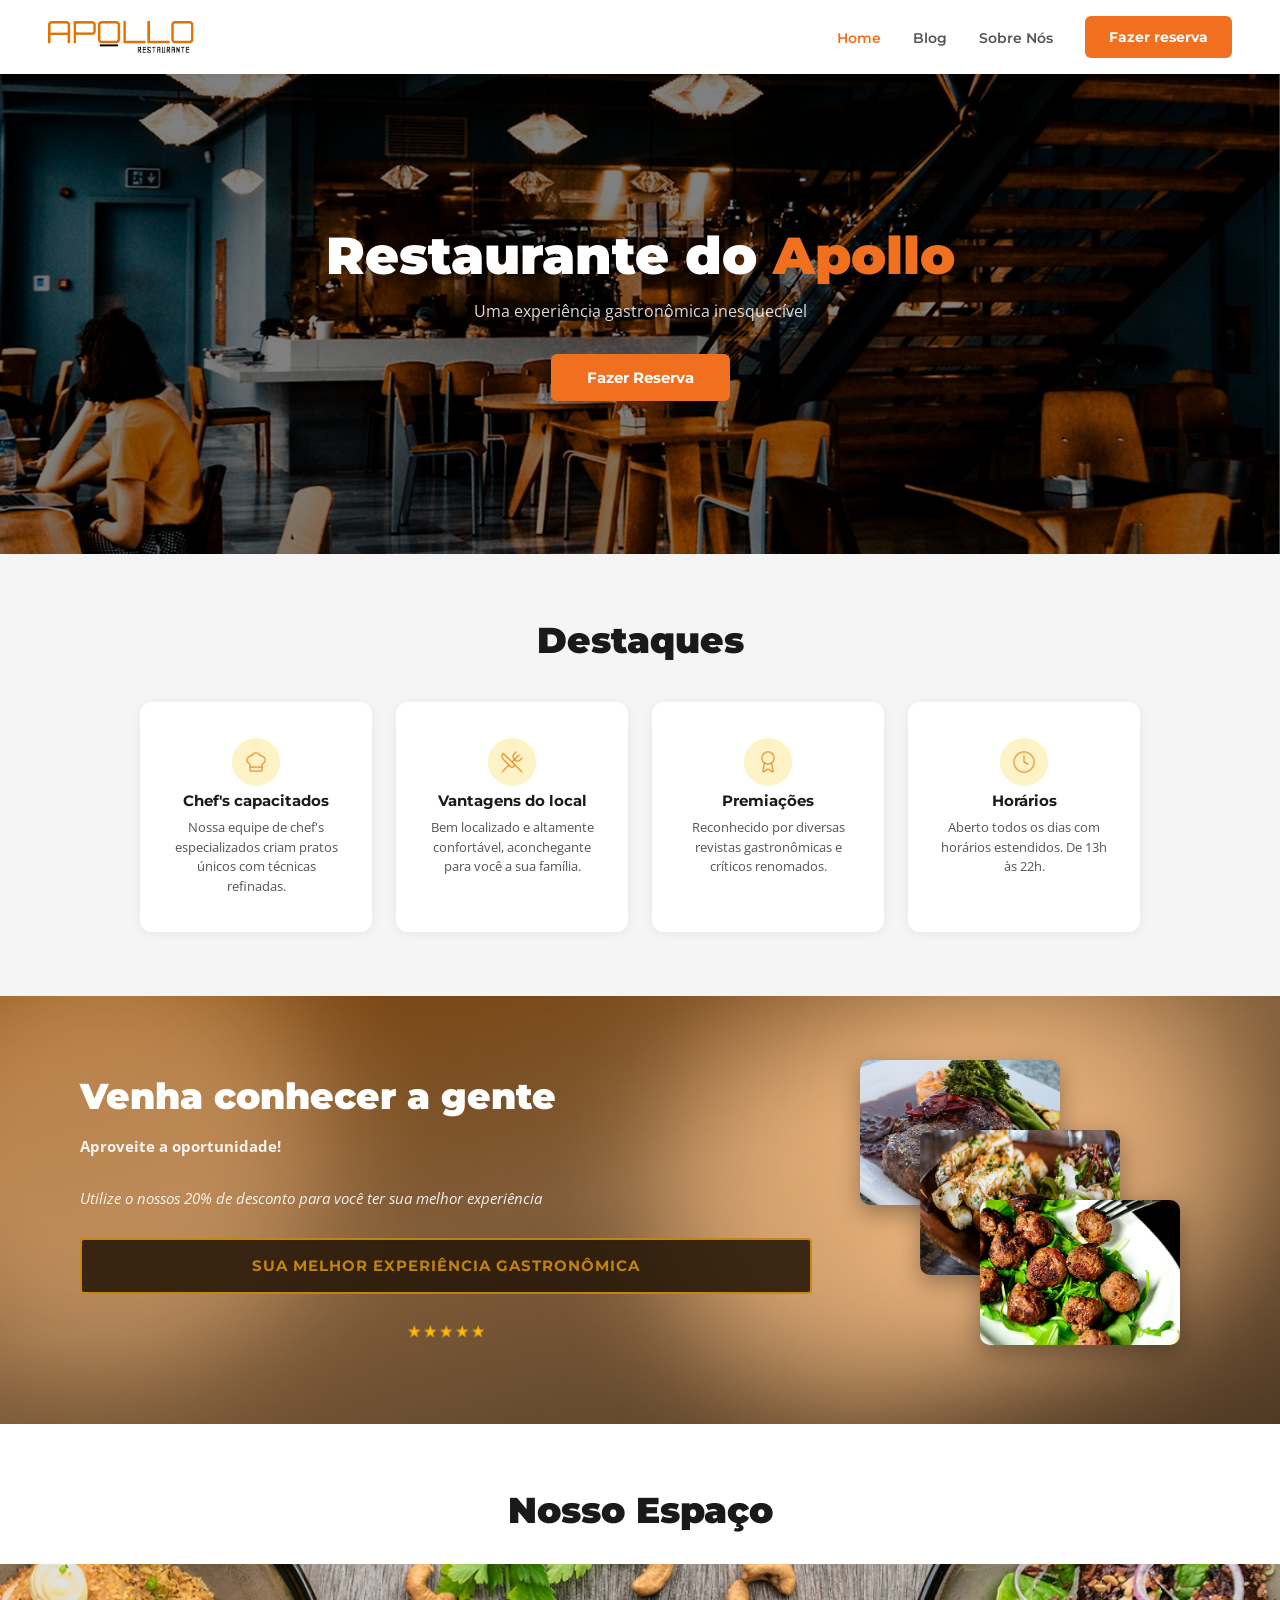
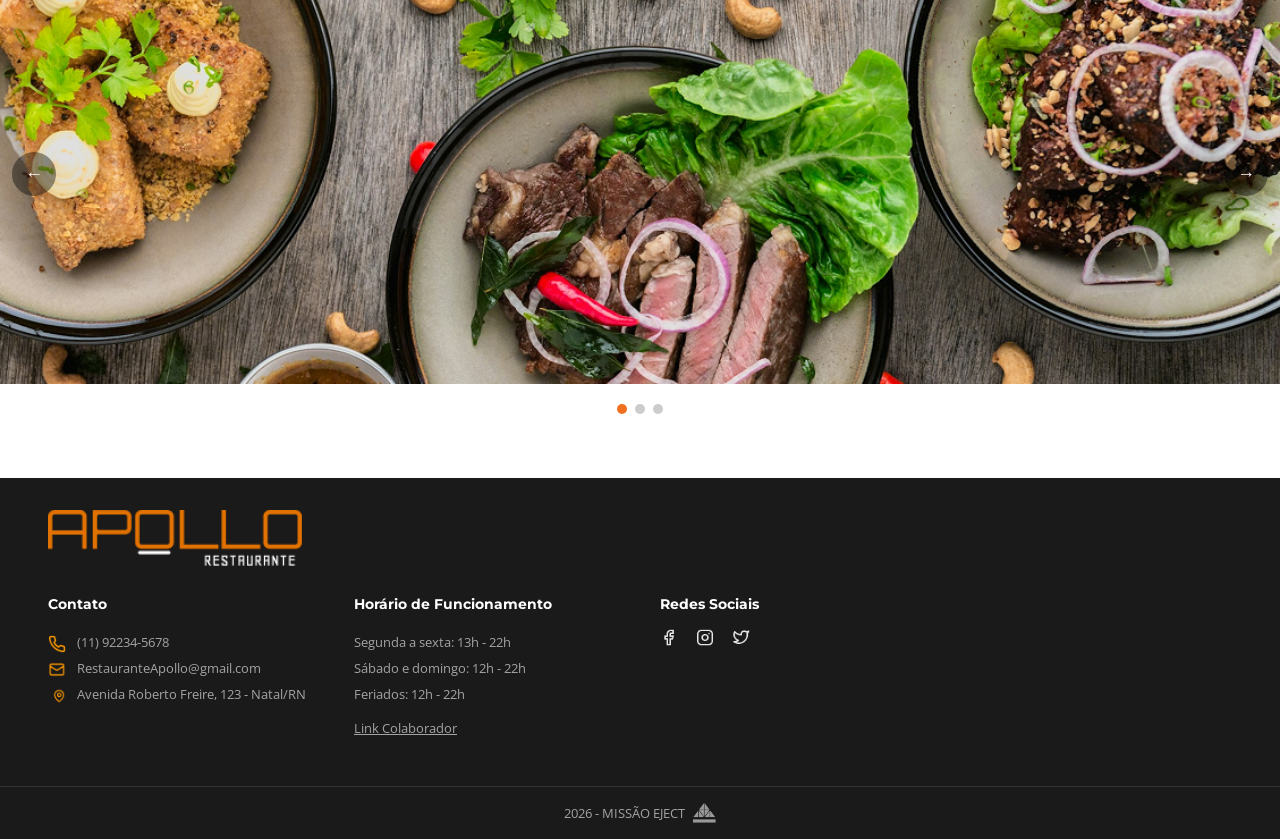
<file: index.html>
<!DOCTYPE html>
<html lang="pt-BR">
<head>
  <meta charset="UTF-8" />
  <meta name="viewport" content="width=device-width, initial-scale=1.0"/>
  <title>Apollo Restaurante</title>
  <link href="https://fonts.googleapis.com/css2?family=Montserrat:wght@400;600;700;900&family=Open+Sans:wght@400;600&display=swap" rel="stylesheet"/>
  <link rel="stylesheet" href="assets/css/style_geral.css"/>
  <link rel="stylesheet" href="assets/css/style_modal.css">
  <link rel="stylesheet" href="https://cdn.jsdelivr.net/npm/bootstrap-icons@1.11.3/font/bootstrap-icons.min.css">
</head>
<body>

  <!-- NAVBAR -->
  <nav>
    <img src="assets/imgs/homepage/logo/apolloPreta.png" alt="Apollo Restaurante" class="nav-logo"/>
    <ul class="nav-links">
        <li><a href="index.html" class="active">Home</a></li>
        <li><a href="blog/blog.html">Blog</a></li>
        <li><a href="sobreNós/sobre.html">Sobre Nós</a></li>
        <li><button class="btn-reserva-nav btn-abrir-reserva">Fazer reserva</button></li>
    </ul>

    <button class="menu-mobile">
      <i class="bi bi-list"></i>
    </button>   

  </nav>

  <!-- HERO -->
  <section class="hero">
    <div class="hero-bg"></div>
    <div class="hero-content">
      <h1>Restaurante do <span>Apollo</span></h1>
      <p>Uma experiência gastronômica inesquecível</p>
      <button class="btn-reserva-hero btn-abrir-reserva">Fazer Reserva</button>
    </div>
  </section>

  <!-- DESTAQUES -->
  <section class="destaques">
    <h2>Destaques</h2>
    <div class="cards">
      <div class="card">
        <div class="card-icon"><img src="assets/imgs/homepage/destaques/chapeu.png" alt="Chef"/></div>
        <h3>Chef's capacitados</h3>
        <p>Nossa equipe de chef's especializados criam pratos únicos com técnicas refinadas.</p>
      </div>
      <div class="card">
        <div class="card-icon"><img src="assets/imgs/homepage/destaques/garfo.png" alt="Vantagens"/></div>
        <h3>Vantagens do local</h3>
        <p>Bem localizado e altamente confortável, aconchegante para você a sua família.</p>
      </div>
      <div class="card">
        <div class="card-icon"><img src="assets/imgs/homepage/destaques/medalha.png" alt="Premiações"/></div>
        <h3>Premiações</h3>
        <p>Reconhecido por diversas revistas gastronômicas e críticos renomados.</p>
      </div>
      <div class="card">
        <div class="card-icon"><img src="assets/imgs/homepage/destaques/relogio.png" alt="Horários"/></div>
        <h3>Horários</h3>
        <p>Aberto todos os dias com horários estendidos. De 13h às 22h.</p>
      </div>
    </div>
  </section>

  <!-- BANNER LARANJA -->
  <section class="banner-cta">
    <div class="banner-texto">
      <h2>Venha conhecer a gente</h2>
      <p><strong>Aproveite a oportunidade!</strong></p>
      <p><em>Utilize o nossos 20% de desconto para você ter sua melhor experiência</em></p>
      <p class="txt-banner">SUA MELHOR EXPERIÊNCIA GASTRONÔMICA</p>
      <div class="banner-estrelas">
        <img src="assets/imgs/homepage/banner/estrelas.png" alt="Estrelas" class="estrelas-img"/>
      </div>
    </div>
    <div class="banner-fotos">
      <img class="foto-atras" src="assets/imgs/homepage/banner/1.png" alt="Prato 1"/>
      <img class="foto-meio" src="assets/imgs/homepage/banner/2.png" alt="Prato 2"/>
      <img class="foto-frente" src="assets/imgs/homepage/banner/3.png" alt="Prato 3"/>
    </div>
  </section>

  <!-- NOSSO ESPAÇO -->
  <section class="espaco">
    <h2>Nosso Espaço</h2>
    <div class="espaco-slider">
      <button class="slider-btn prev">&#8592;</button>
      <img src="" alt="Nosso Espaço"/>
      <button class="slider-btn next">&#8594;</button>
    </div>
    <div class="espaco-dots">
    </div>
  </section>

  <!-- FOOTER -->
  <footer>
    <div class="footer-top">
      <img src="assets/imgs/homepage/logo/apolloBranca.png" alt="Apollo Restaurante" class="footer-logo"/>
    </div>
    <div class="footer-grid">

      <div class="footer-col">
        <h4>Contato</h4>
        <p><img src="assets/imgs/homepage/footer/telefone.png" class="footer-icon-item"/> (11) 92234-5678</p>
        <p><img src="assets/imgs/homepage/footer/email.png" class="footer-icon-item"/> RestauranteApollo@gmail.com</p>
        <p><img src="assets/imgs/homepage/footer/local.png" class="footer-icon-item"/> Avenida Roberto Freire, 123 - Natal/RN</p>
      </div>

      <div class="footer-col">
        <h4>Horário de Funcionamento</h4>
        <p>Segunda a sexta: 13h - 22h</p>
        <p>Sábado e domingo: 12h - 22h</p>
        <p>Feriados: 12h - 22h</p>
        <a href="#" class="footer-link">Link Colaborador</a>
      </div>

      <div class="footer-col">
        <h4>Redes Sociais</h4>
        <img src="assets/imgs/homepage/footer/redesSociais.png" alt="Redes Sociais" class="footer-icones"/>
      </div>

      <div class="footer-col">
        <iframe
          src="https://www.google.com/maps/embed?pb=!1m18!1m12!1m3!1d3989.5!2d-35.2!3d-5.8!2m3!1f0!2f0!3f0!3m2!1i1024!2i768!4f13.1!3m3!1m2!1s0x0%3A0x0!2zNcKwNDgnMDAuMCJTIDM1wrAxMicwMC4wIlc!5e0!3m2!1spt!2sbr!4v1"
          class="footer-mapa" allowfullscreen="" loading="lazy">
        </iframe>
      </div>

    </div>
    <div class="footer-bottom">
      2026 - MISSÃO EJECT <img src="assets/imgs/homepage/logo/missaoEject.png" alt="Missão Eject" class="footer-bottom-logo"/>
    </div>
  </footer>

<!-- MODAL PARA FAZER AS RESERVAS -->

  <div class="modal-overlay" id="modalReserva">
    <div class="modal-content">
      
      <button class="btn-fechar-modal" id="fecharModal">
        <i class="bi bi-x-lg"></i>
      </button>

      <div class="modal-header">
        <img src="./assets/imgs/homepage/logo/apolloPreta.png" alt="Apollo Restaurante" class="modal-logo">
        <h2>Faça sua reserva</h2>
      </div>

      <form id="formReserva">
        
        <div class="input-group">
          <label for="nomeReserva">Nome completo</label>
          <input type="text" id="nomeReserva" placeholder="Digite seu nome" required>
        </div>

        <div class="input-group">
          <label for="dataReserva">Data</label>
          <input type="date" id="dataReserva" required>
        </div>

        <div class="input-group">
          <label for="horarioReserva">Horário</label>
          <input type="time" id="horarioReserva" required>
        </div>

        <div class="input-group">
          <label for="qtdPessoas">Quantidade de pessoas</label>
          <select id="qtdPessoas" required>
            <option value="1">1 pessoa</option>
            <option value="2" selected>2 pessoas</option>
            <option value="3">3 pessoas</option>
            <option value="4">4 pessoas</option>
            <option value="5+">5 ou mais pessoas</option>
          </select>
        </div>

        <button type="submit" class="btn-confirmar-reserva" id="btnConfirmar">
          CONFIRMAR RESERVA
        </button>

      </form>
    </div>
  </div>






  <script src="assets/js/homepage.js"></script>
  <script src="assets/js/interacoes.js"></script>
</body>
</html>
</file>
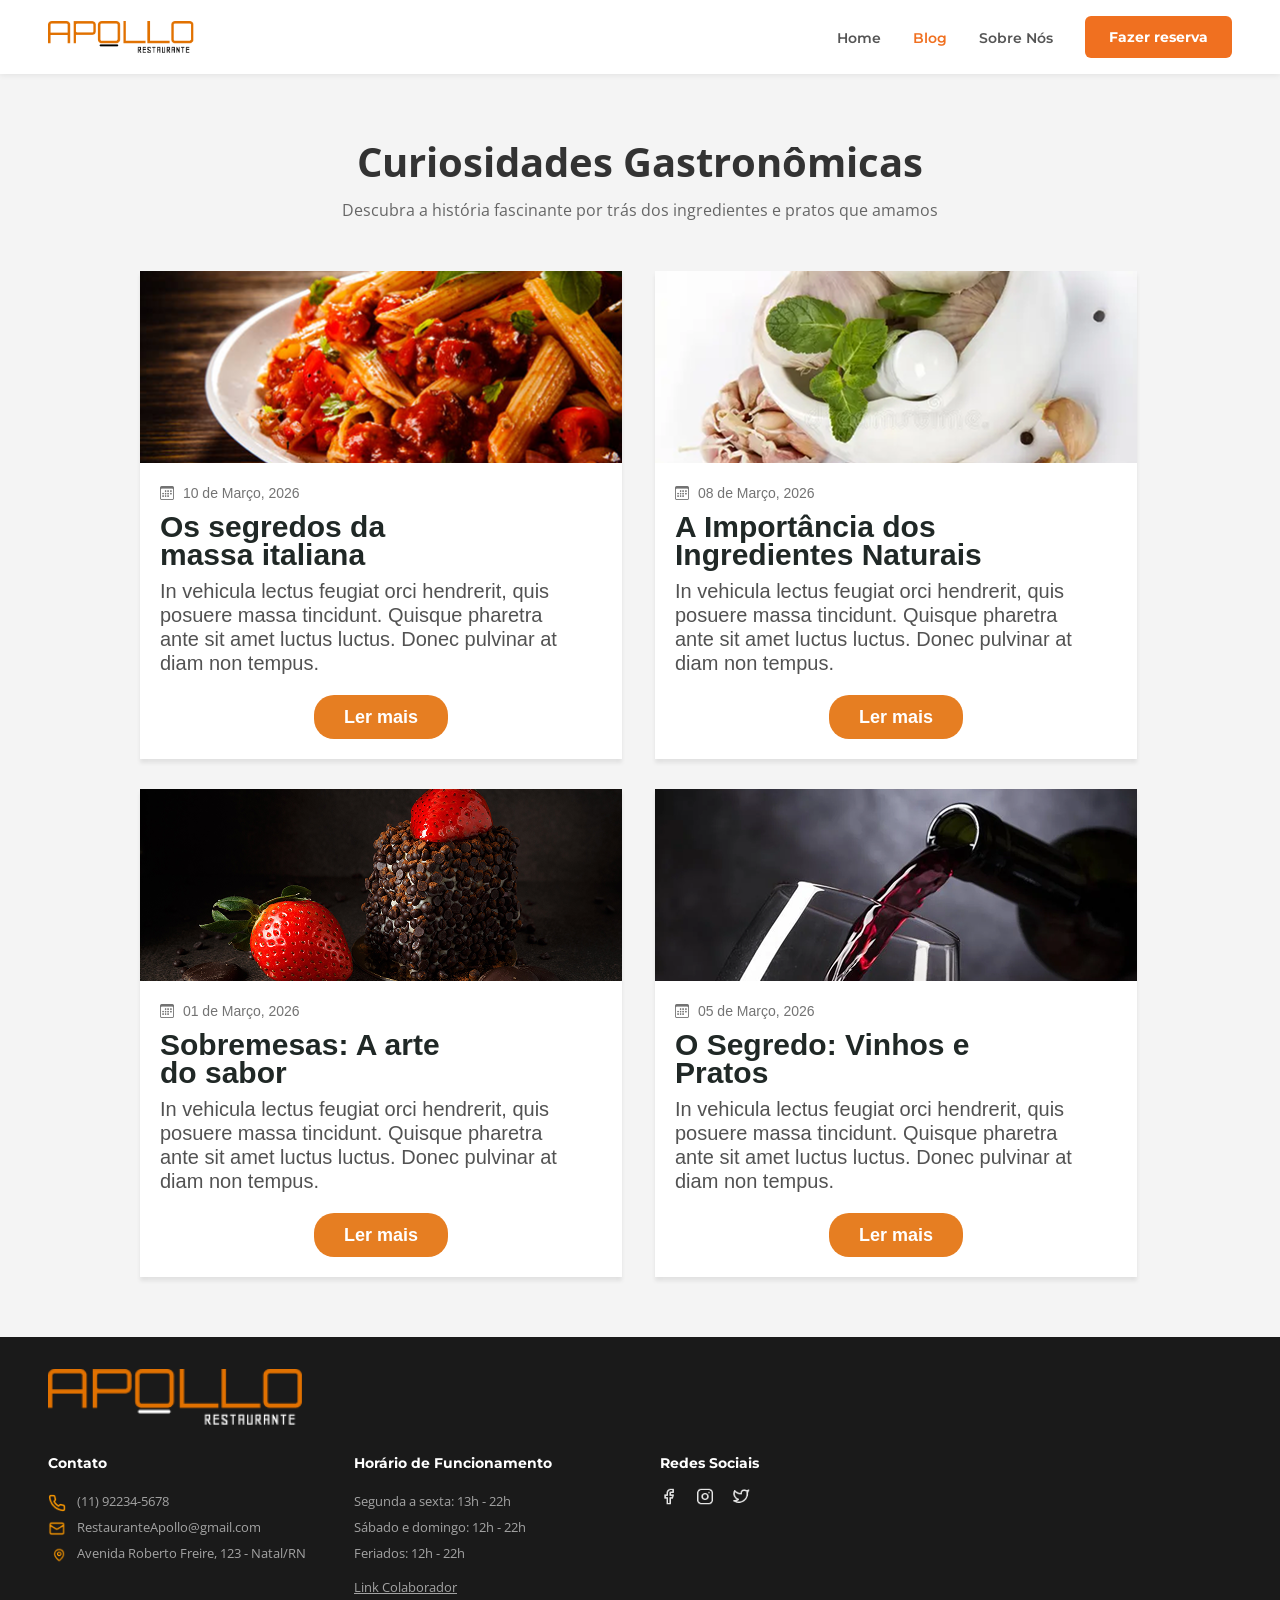
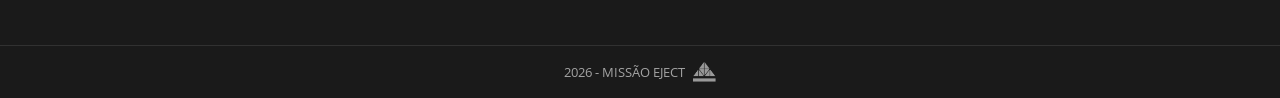
<file: blog/index.html>
<!DOCTYPE html>
<html lang="pt-BR">
<head>
  <meta charset="UTF-8" />
  <meta name="viewport" content="width=device-width, initial-scale=1.0"/>
  <title>Apollo Restaurante</title>
  <link href="https://fonts.googleapis.com/css2?family=Montserrat:wght@400;600;700;900&family=Open+Sans:wght@400;600&display=swap" rel="stylesheet"/>
  <link rel="stylesheet" href="/assets/css/style.css"/>
  <link rel="stylesheet" href="/assets/css/style_blog.css">
  <link rel="stylesheet" href="https://cdn.jsdelivr.net/npm/bootstrap-icons@1.11.3/font/bootstrap-icons.min.css">
</head>
<body>

  <!-- NAVBAR -->
    <nav>
        <img src="/assets/imgs/homepage/logo/apolloPreta.png" alt="Apollo Restaurante" class="nav-logo"/>
        <ul class="nav-links">
            <li><a href="/index.html">Home</a></li>
            <li><a href="/blog/index.html" class="active">Blog</a></li>
            <li><a href="#">Sobre Nós</a></li>
            <li><button class="btn-reserva-nav">Fazer reserva</button></li>
        </ul>

        <button class="menu-mobile">
            <i class="bi bi-list"></i>
        </button>   

    </nav>

    <main class="blog-section">
        <div class="blog-header">
            <h1>Curiosidades Gastronômicas</h1>
            <p>Descubra a história fascinante por trás dos ingredientes e pratos que amamos</p>
        </div>

        <div class="blog-grid">

            <article class="blog-card">
                <img src="/assets/imgs/blog/img card 1.png" alt="Prato de comida" class="card-img">
                
                <div class="card-content">
                    <span class="card-date"><i class="bi bi-calendar3"></i> 10 de Março, 2026</span>
                    
                    <h3 class="card-title">Os segredos da massa italiana</h3>
                    
                    <p class="card-excerpt">
                    In vehicula lectus feugiat orci hendrerit, quis posuere massa tincidunt. Quisque pharetra ante sit amet luctus luctus. Donec pulvinar at diam non tempus.
                    </p>
                    
                    <div class="card-action">
                        <a href="/artigo/artigo.html" class="btn-ler-mais">Ler mais</a>
                    </div>
                </div>
            </article>

            <article class="blog-card">
                <img src="/assets/imgs/blog/img card 2.png" alt="Prato de comida" class="card-img">
                
                <div class="card-content">
                    <span class="card-date"><i class="bi bi-calendar3"></i> 08 de Março, 2026</span>
                    
                    <h3 class="card-title">A Importância dos Ingredientes Naturais</h3>
                    
                    <p class="card-excerpt">
                    In vehicula lectus feugiat orci hendrerit, quis posuere massa tincidunt. Quisque pharetra ante sit amet luctus luctus. Donec pulvinar at diam non tempus.
                    </p>
                    
                    <div class="card-action">
                        <a href="/artigo/artigo.html" class="btn-ler-mais">Ler mais</a>
                    </div>
                </div>
            </article>

            <article class="blog-card">
                <img src="/assets/imgs/blog/img card 3.png" alt="Prato de comida" class="card-img">
                
                <div class="card-content">
                    <span class="card-date"><i class="bi bi-calendar3"></i> 01 de Março, 2026</span>
                    
                    <h3 class="card-title">Sobremesas: A arte do sabor</h3>
                    
                    <p class="card-excerpt">
                    In vehicula lectus feugiat orci hendrerit, quis posuere massa tincidunt. Quisque pharetra ante sit amet luctus luctus. Donec pulvinar at diam non tempus.
                    </p>
                    
                    <div class="card-action">
                        <a href="/artigo/artigo.html" class="btn-ler-mais">Ler mais</a>
                    </div>
                </div>
            </article>

            <article class="blog-card">
                <img src="/assets/imgs/blog/img card 4.png" alt="Prato de comida" class="card-img">
                
                <div class="card-content">
                    <span class="card-date"><i class="bi bi-calendar3"></i> 05 de Março, 2026</span>
                    
                    <h3 class="card-title">O Segredo: Vinhos e Pratos</h3>
                    
                    <p class="card-excerpt">
                    In vehicula lectus feugiat orci hendrerit, quis posuere massa tincidunt. Quisque pharetra ante sit amet luctus luctus. Donec pulvinar at diam non tempus.
                    </p>
                    
                    <div class="card-action">
                        <a href="/artigo/artigo.html" class="btn-ler-mais">Ler mais</a>
                    </div>
                </div>
            </article>

        </div>
    </main>




























    <!-- FOOTER -->
    <footer>
        <div class="footer-top">
            <img src="/assets/imgs/homepage/logo/apolloBranca.png" alt="Apollo Restaurante" class="footer-logo"/>
        </div>
        <div class="footer-grid">

            <div class="footer-col">
                <h4>Contato</h4>
                <p><img src="/assets/imgs/homepage/footer/telefone.png" class="footer-icon-item"/> (11) 92234-5678</p>
                <p><img src="/assets/imgs/homepage/footer/email.png" class="footer-icon-item"/> RestauranteApollo@gmail.com</p>
                <p><img src="/assets/imgs/homepage/footer/local.png" class="footer-icon-item"/> Avenida Roberto Freire, 123 - Natal/RN</p>
            </div>

            <div class="footer-col">
                <h4>Horário de Funcionamento</h4>
                <p>Segunda a sexta: 13h - 22h</p>
                <p>Sábado e domingo: 12h - 22h</p>
                <p>Feriados: 12h - 22h</p>
                <a href="#" class="footer-link">Link Colaborador</a>
            </div>

            <div class="footer-col">
                <h4>Redes Sociais</h4>
                <img src="/assets/imgs/homepage/footer/redesSociais.png" alt="Redes Sociais" class="footer-icones"/>
            </div>

            <div class="footer-col">
                <iframe
                    src="https://www.google.com/maps/embed?pb=!1m18!1m12!1m3!1d3989.5!2d-35.2!3d-5.8!2m3!1f0!2f0!3f0!3m2!1i1024!2i768!4f13.1!3m3!1m2!1s0x0%3A0x0!2zNcKwNDgnMDAuMCJTIDM1wrAxMicwMC4wIlc!5e0!3m2!1spt!2sbr!4v1"
                    class="footer-mapa" allowfullscreen="" loading="lazy">
                </iframe>
            </div>

        </div>
        <div class="footer-bottom">
            2026 - MISSÃO EJECT <img src="/assets/imgs/homepage/logo/missaoEject.png" alt="Missão Eject" class="footer-bottom-logo"/>
        </div>
    </footer>




    <script src="/assets/js/interacoes.js"></script>
</body>
</file>
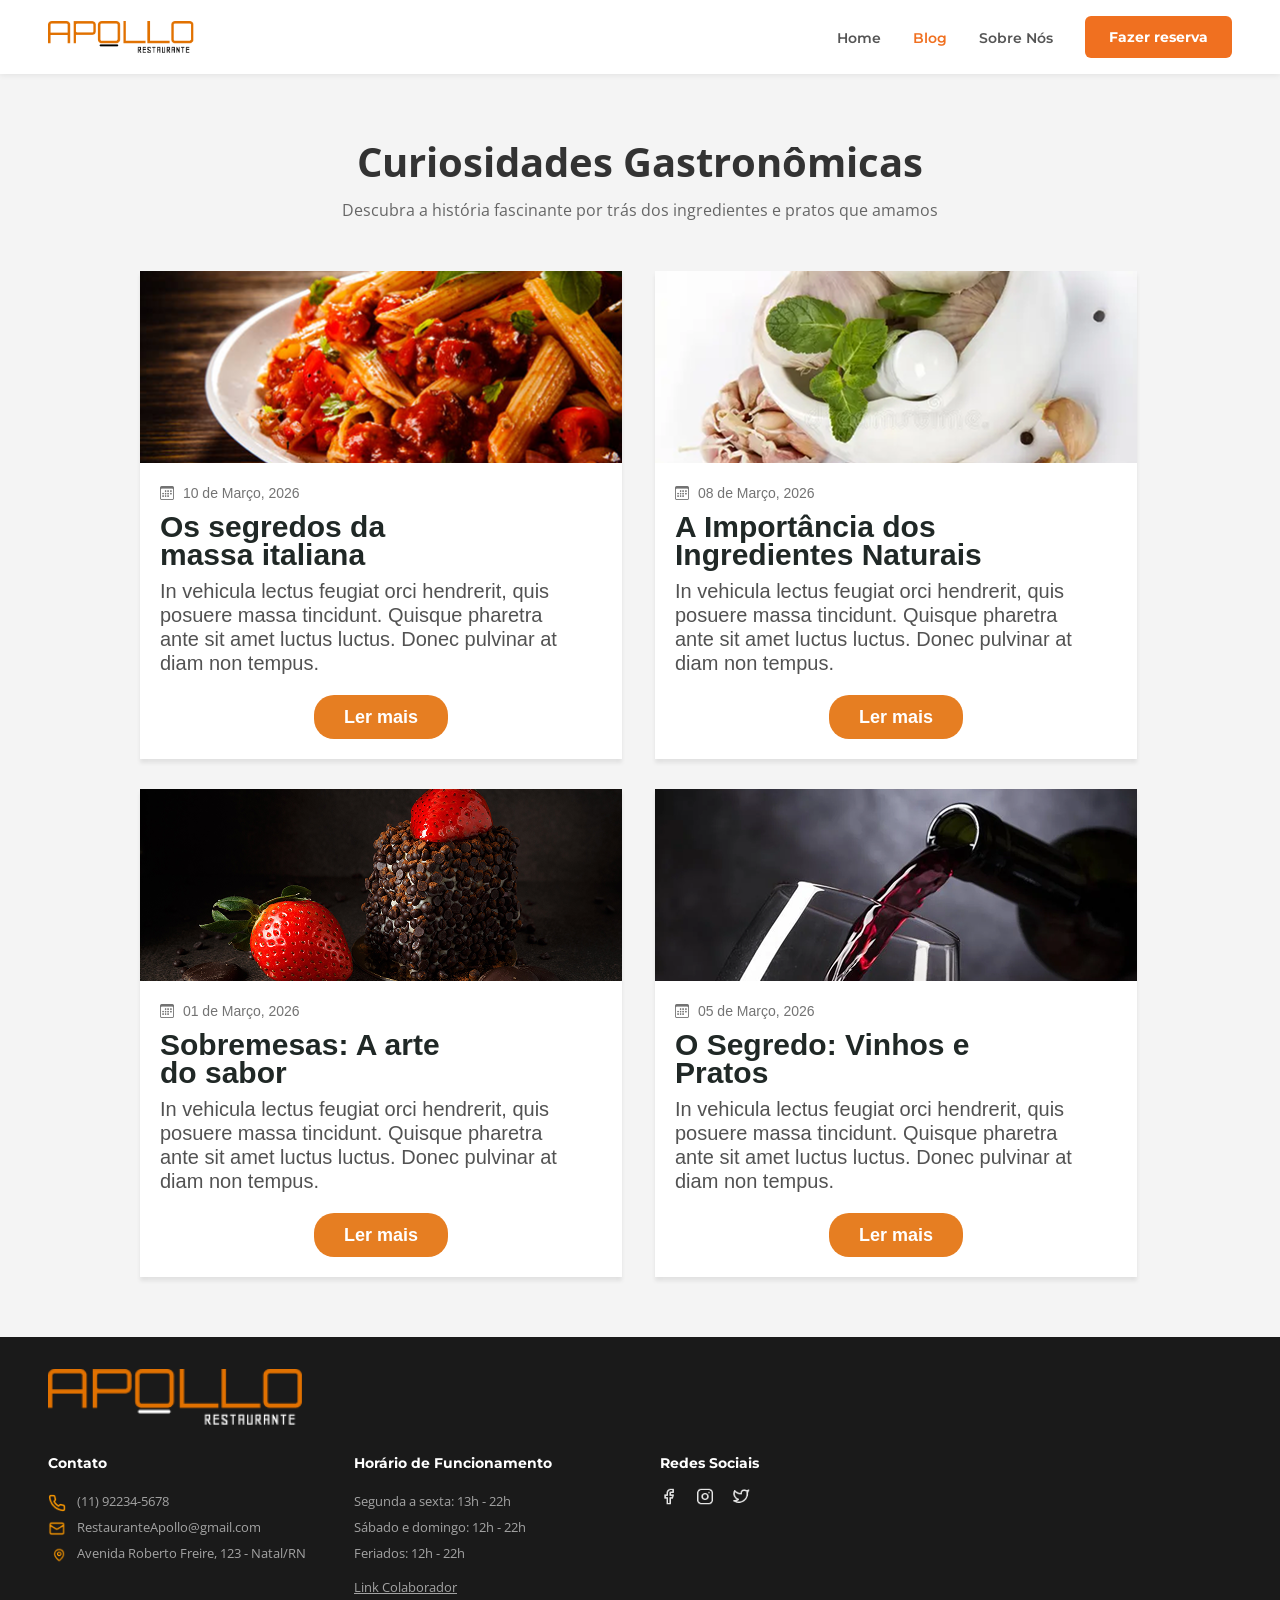
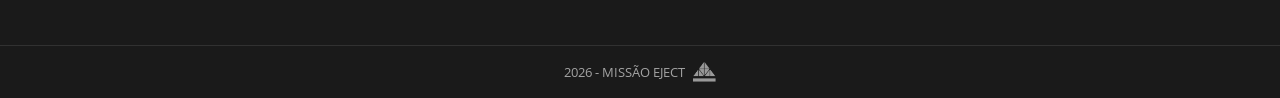
<file: blog.html>
<!DOCTYPE html>
<html lang="pt-BR">
<head>
  <meta charset="UTF-8" />
  <meta name="viewport" content="width=device-width, initial-scale=1.0"/>
  <title>Apollo Restaurante</title>
  <link href="https://fonts.googleapis.com/css2?family=Montserrat:wght@400;600;700;900&family=Open+Sans:wght@400;600&display=swap" rel="stylesheet"/>
  <link rel="stylesheet" href="assets/css/style.css"/>
  <link rel="stylesheet" href="assets/css/style_blog.css">
  <link rel="stylesheet" href="assets/css/style_modal.css">
  <link rel="stylesheet" href="https://cdn.jsdelivr.net/npm/bootstrap-icons@1.11.3/font/bootstrap-icons.min.css">
</head>
<body>

  <!-- NAVBAR -->
    <nav>
        <img src="assets/imgs/homepage/logo/apolloPreta.png" alt="Apollo Restaurante" class="nav-logo"/>
<ul class="nav-links">
            <li><a href="index.html">Home</a></li>
            <li><a href="blog.html" class="active">Blog</a></li>
            <li><a href="#">Sobre Nós</a></li>
            <li><button class="btn-reserva-nav btn-abrir-reserva">Fazer reserva</button></li>
        </ul>

        <button class="menu-mobile">
            <i class="bi bi-list"></i>
        </button>   

    </nav>

    <main class="blog-section">
        <div class="blog-header">
            <h1>Curiosidades Gastronômicas</h1>
            <p>Descubra a história fascinante por trás dos ingredientes e pratos que amamos</p>
        </div>

        <div class="blog-grid">

            <article class="blog-card">
                <img src="assets/imgs/blog/img card 1.png" alt="Prato de comida" class="card-img">
                
                <div class="card-content">
                    <span class="card-date"><i class="bi bi-calendar3"></i> 10 de Março, 2026</span>
                    
                    <h3 class="card-title">Os segredos da massa italiana</h3>
                    
                    <p class="card-excerpt">
                    In vehicula lectus feugiat orci hendrerit, quis posuere massa tincidunt. Quisque pharetra ante sit amet luctus luctus. Donec pulvinar at diam non tempus.
                    </p>
                    
                    <div class="card-action">
                        <a href="artigo.html" class="btn-ler-mais">Ler mais</a>
                    </div>
                </div>
            </article>

            <article class="blog-card">
                <img src="assets/imgs/blog/img card 2.png" alt="Prato de comida" class="card-img">
                
                <div class="card-content">
                    <span class="card-date"><i class="bi bi-calendar3"></i> 08 de Março, 2026</span>
                    
                    <h3 class="card-title">A Importância dos Ingredientes Naturais</h3>
                    
                    <p class="card-excerpt">
                    In vehicula lectus feugiat orci hendrerit, quis posuere massa tincidunt. Quisque pharetra ante sit amet luctus luctus. Donec pulvinar at diam non tempus.
                    </p>
                    
                    <div class="card-action">
                        <a href="artigo.html" class="btn-ler-mais">Ler mais</a>
                    </div>
                </div>
            </article>

            <article class="blog-card">
                <img src="assets/imgs/blog/img card 3.png" alt="Prato de comida" class="card-img">
                
                <div class="card-content">
                    <span class="card-date"><i class="bi bi-calendar3"></i> 01 de Março, 2026</span>
                    
                    <h3 class="card-title">Sobremesas: A arte do sabor</h3>
                    
                    <p class="card-excerpt">
                    In vehicula lectus feugiat orci hendrerit, quis posuere massa tincidunt. Quisque pharetra ante sit amet luctus luctus. Donec pulvinar at diam non tempus.
                    </p>
                    
                    <div class="card-action">
                        <a href="artigo.html" class="btn-ler-mais">Ler mais</a>
                    </div>
                </div>
            </article>

            <article class="blog-card">
                <img src="assets/imgs/blog/img card 4.png" alt="Prato de comida" class="card-img">
                
                <div class="card-content">
                    <span class="card-date"><i class="bi bi-calendar3"></i> 05 de Março, 2026</span>
                    
                    <h3 class="card-title">O Segredo: Vinhos e Pratos</h3>
                    
                    <p class="card-excerpt">
                    In vehicula lectus feugiat orci hendrerit, quis posuere massa tincidunt. Quisque pharetra ante sit amet luctus luctus. Donec pulvinar at diam non tempus.
                    </p>
                    
                    <div class="card-action">
                        <a href="artigo.html" class="btn-ler-mais">Ler mais</a>
                    </div>
                </div>
            </article>

        </div>
    </main>




























    <!-- FOOTER -->
    <footer>
        <div class="footer-top">
            <img src="assets/imgs/homepage/logo/apolloBranca.png" alt="Apollo Restaurante" class="footer-logo"/>
        </div>
        <div class="footer-grid">

            <div class="footer-col">
                <h4>Contato</h4>
                <p><img src="assets/imgs/homepage/footer/telefone.png" class="footer-icon-item"/> (11) 92234-5678</p>
                <p><img src="assets/imgs/homepage/footer/email.png" class="footer-icon-item"/> RestauranteApollo@gmail.com</p>
                <p><img src="assets/imgs/homepage/footer/local.png" class="footer-icon-item"/> Avenida Roberto Freire, 123 - Natal/RN</p>
            </div>

            <div class="footer-col">
                <h4>Horário de Funcionamento</h4>
                <p>Segunda a sexta: 13h - 22h</p>
                <p>Sábado e domingo: 12h - 22h</p>
                <p>Feriados: 12h - 22h</p>
                <a href="#" class="footer-link">Link Colaborador</a>
            </div>

            <div class="footer-col">
                <h4>Redes Sociais</h4>
                <img src="assets/imgs/homepage/footer/redesSociais.png" alt="Redes Sociais" class="footer-icones"/>
            </div>

            <div class="footer-col">
                <iframe
                    src="https://www.google.com/maps/embed?pb=!1m18!1m12!1m3!1d3989.5!2d-35.2!3d-5.8!2m3!1f0!2f0!3f0!3m2!1i1024!2i768!4f13.1!3m3!1m2!1s0x0%3A0x0!2zNcKwNDgnMDAuMCJTIDM1wrAxMicwMC4wIlc!5e0!3m2!1spt!2sbr!4v1"
                    class="footer-mapa" allowfullscreen="" loading="lazy">
                </iframe>
            </div>

        </div>
        <div class="footer-bottom">
            2026 - MISSÃO EJECT <img src="assets/imgs/homepage/logo/missaoEject.png" alt="Missão Eject" class="footer-bottom-logo"/>
        </div>
    </footer>



    <!-- MODAL PARA FAZER AS RESERVAS -->

  <div class="modal-overlay" id="modalReserva">
    <div class="modal-content">
      
      <button class="btn-fechar-modal" id="fecharModal">
        <i class="bi bi-x-lg"></i>
      </button>

      <div class="modal-header">
        <img src="./assets/imgs/homepage/logo/apolloPreta.png" alt="Apollo Restaurante" class="modal-logo">
        <h2>Faça sua reserva</h2>
      </div>

      <form id="formReserva">
        
        <div class="input-group">
          <label for="nomeReserva">Nome completo</label>
          <input type="text" id="nomeReserva" placeholder="Digite seu nome" required>
        </div>

        <div class="input-group">
          <label for="dataReserva">Data</label>
          <input type="date" id="dataReserva" required>
        </div>

        <div class="input-group">
          <label for="horarioReserva">Horário</label>
          <input type="time" id="horarioReserva" required>
        </div>

        <div class="input-group">
          <label for="qtdPessoas">Quantidade de pessoas</label>
          <select id="qtdPessoas" required>
            <option value="1">1 pessoa</option>
            <option value="2" selected>2 pessoas</option>
            <option value="3">3 pessoas</option>
            <option value="4">4 pessoas</option>
            <option value="5+">5 ou mais pessoas</option>
          </select>
        </div>

        <button type="submit" class="btn-confirmar-reserva" id="btnConfirmar">
          CONFIRMAR RESERVA
        </button>

      </form>
    </div>
  </div>




    <script src="assets/js/interacoes.js"></script>
    <script src="assets/js/main.js"></script>
</body>
</file>
<file: assets/css/style_geral.css>
/* ===== RESET & VARIÁVEIS ===== */

.texto {
  text-align: justify;
  line-height: 1.6;
  hyphens: auto;
}


*, *::before, *::after {
  box-sizing: border-box;
  margin: 0;
  padding: 0;
}

:root {
  --orange: #f07020;
  --dark: #1a1a1a;
  --white: #ffffff;
  --gray-light: #f5f5f5;
  --text-muted: #555;
}

body {
  font-family: 'Open Sans', sans-serif;
  color: var(--dark);
}

/* ===== NAVBAR ===== */
nav {
  display: flex;
  align-items: center;
  justify-content: space-between;
  padding: 16px 48px;
  background: var(--white);
  position: sticky;
  top: 0;
  z-index: 100;
  box-shadow: 0 1px 6px rgba(0, 0, 0, 0.08);
}


.nav-logo {
  height: 2em;
  object-fit: contain;
}

.nav-links {
  display: flex;
  align-items: center;
  gap: 32px;
  list-style: none;
}

.nav-links a {
  text-decoration: none;
  font-family: 'Montserrat', sans-serif;
  font-weight: 600;
  font-size: 14px;
  color: var(--text-muted);
  transition: color 0.2s;
}

.nav-links a.active,
.nav-links a:hover {
  color: var(--orange);
}

.btn-reserva-nav {
  background: var(--orange);
  color: var(--white);
  border: none;
  padding: 12px 24px;
  border-radius: 6px;
  font-family: 'Montserrat', sans-serif;
  font-weight: 700;
  font-size: 14px;
  cursor: pointer;
  transition: background 0.2s, transform 0.1s;
}

.btn-reserva-nav:hover {
  background: #d96010;
  transform: translateY(-1px);
}


.menu-mobile{
  display: none;
  background: none;
  border: none;
  font-size: 2.5rem;
  color: #f07020;
  cursor: pointer;

}

.menu-mobile i {
  display: inline-block;
  transition: transform 0.8s ease-in-out, opacity 0.2s ease-in-out;
}

.menu-mobile i.bi-x-lg {
  transform: rotate(90deg);
}

.menu-mobile i.bi-list {
  transform: rotate(-180deg);
}

/* MEDIA QUERY NAVBAR */
@media (max-width: 768px) {
  .nav-links {
    display: none;
  }

  .menu-mobile {
    display: block;
  }

  .nav-links.active {
    display: flex;
    flex-direction: column;
    position: absolute;
    top: 100%;
    left: 0;
    width: 100%;
    background-color: #ffffff;
    text-align: center;
    box-shadow: 0 4px 6px rgba(0, 0, 0, 0.1);
    padding: 20px 0;
    gap: 20px;
  }

  .footer-mapa{
    display: none;
  }
}




/* ===== HERO ===== */
.hero {
  position: relative;
  height: 480px;
  display: flex;
  align-items: center;
  justify-content: center;
  text-align: center;
  overflow: hidden;
}

.hero-bg {
  position: absolute;
  inset: 0;
  background: url('../imgs/homepage/hero-bg.png') center / cover no-repeat;
  filter: brightness(0.5);
}

.hero-content {
  position: relative;
  z-index: 1;
  color: var(--white);
}

.hero-content h1 {
  font-family: 'Montserrat', sans-serif;
  font-weight: 900;
  font-size: 52px;
  line-height: 1.1;
  margin-bottom: 16px;
}

.hero-content h1 span {
  color: var(--orange);
}

.hero-content p {
  font-size: 16px;
  color: rgba(255, 255, 255, 0.85);
  margin-bottom: 32px;
}

.btn-reserva-hero {
  background: var(--orange);
  color: var(--white);
  border: none;
  padding: 14px 36px;
  border-radius: 6px;
  font-family: 'Montserrat', sans-serif;
  font-weight: 700;
  font-size: 15px;
  cursor: pointer;
  transition: background 0.2s, transform 0.15s;
}

.btn-reserva-hero:hover {
  background: #d96010;
  transform: translateY(-2px);
}

/* ===== DESTAQUES ===== */
.destaques {
  padding: 64px 48px;
  background: var(--gray-light);
  text-align: center;
}

.destaques h2 {
  font-family: 'Montserrat', sans-serif;
  font-weight: 900;
  font-size: 36px;
  margin-bottom: 40px;
}

.cards {
  display: grid;
  grid-template-columns: repeat(4, 1fr);
  gap: 24px;
  max-width: 1000px;
  margin: 0 auto;
}

.card {
  background: #fff;
  border-radius: 12px;
  padding: 36px 28px;
  text-align: center;
  box-shadow: 0 2px 12px rgba(0,0,0,0.06);
  transition: transform 0.2s;
}

.card:hover {
  outline: 6px solid #E17100;
  transform: translateY(-4px);
  box-shadow: 0 6px 20px rgba(0, 0, 0, 0.12);
}

.card-icon img {
  width: 48px;
  height: 48px;
  object-fit: contain;
}

.card h3 {
  font-family: 'Montserrat', sans-serif;
  font-weight: 700;
  font-size: 15px;
  margin-bottom: 8px;
}

.card p {
  font-size: 13px;
  color: var(--text-muted);
  line-height: 1.5;
}

/* ===== BANNER CTA ===== */
.banner-cta {
  background: url('../imgs/homepage/banner/bg.png') center / cover no-repeat;
  display: flex;
  align-items: center;
  justify-content: space-between;
  padding: 64px 80px;
  gap: 48px;
  overflow: hidden;
}

.banner-texto {
  flex: 1;
  color: var(--white);
}

.banner-texto h2 {
  font-family: 'Montserrat', sans-serif;
  font-weight: 900;
  font-size: 36px;
  margin-bottom: 16px;
}

.banner-texto p {
  font-size: 15px;
  line-height: 1.6;
  margin-bottom: 28px;
  opacity: 0.9;
}

.txt-banner {
  background: #2a1a0a;
  color: #c8860a;
  border: 2px solid #c8860a;
  padding: 14px 24px;
  border-radius: 4px;
  font-family: 'Montserrat', sans-serif;
  font-weight: 700;
  font-size: 13px;
  letter-spacing: 1px;
  margin-top: 12px;
  margin-bottom: 16px;
  display: block;
  width: 100%;
  transition: background 0.2s;
  text-align: center;
}

.banner-estrelas {
  text-align: center;
}

.estrelas-img {
  height: 20px;
  width: 77px;
  object-fit: contain;
}

/* FOTOS SOBREPOSTAS EM DIAGONAL */
.banner-fotos {
  position: relative;
  width: 340px;
  height: 300px;
  flex-shrink: 0;
}

.banner-fotos img {
  object-fit: cover;
  border-radius: 10px;
  position: absolute;
  box-shadow: 0 8px 24px rgba(0, 0, 0, 0.35);
}

/* Foto de TRÁS — canto superior esquerdo */
.foto-atras {
  width: 200px;
  height: 145px;
  top: 0;
  left: 0;
  z-index: 1;
}

/* Foto do MEIO — deslocada */
.foto-meio {
  width: 200px;
  height: 145px;
  top: 70px;
  left: 60px;
  z-index: 2;
}

/* Foto da FRENTE — mais deslocada, na frente de todas */
.foto-frente {
  width: 200px;
  height: 145px;
  top: 140px;
  left: 120px;
  z-index: 3;
}

/* ===== NOSSO ESPAÇO ===== */
.espaco {
  padding: 64px 0;
  text-align: center;
  background: var(--white);
}

.espaco h2 {
  font-family: 'Montserrat', sans-serif;
  font-weight: 900;
  font-size: 36px;
  margin-bottom: 32px;
}

.espaco-slider {
  position: relative;
  display: flex;
  align-items: center;
  width: 100%;
}

.espaco-slider img {
  width: 100%;
  max-height: 420px;
  object-fit: cover;
}

.slider-btn {
  position: absolute;
  top: 50%;
  transform: translateY(-50%);
  background: rgba(0, 0, 0, 0.4);
  color: var(--white);
  border: none;
  width: 44px;
  height: 44px;
  border-radius: 50%;
  font-size: 18px;
  cursor: pointer;
  z-index: 1;
  transition: background 0.2s;
}

.slider-btn:hover {
  background: var(--orange);
}

.slider-btn.prev {
  left: 12px;
}

.slider-btn.next {
  right: 12px;
}

.espaco-dots {
  margin-top: 20px;
  display: flex;
  justify-content: center;
  gap: 8px;
}

.dot {
  width: 10px;
  height: 10px;
  border-radius: 50%;
  background: #ccc;
  display: inline-block;
  cursor: pointer;
}

.dot.ativo {
  background: var(--orange);
}

/* ===== FOOTER ===== */
footer {
  background: var(--dark);
  color: rgba(255, 255, 255, 0.6);
  padding: 0;
}

.footer-link {
  display: inline-block;
  margin-top: 12px;
  color: rgba(255, 255, 255, 0.6);
  font-size: 13px;
  transition: color 0.2s;
}

.footer-top {
  padding: 32px 48px 0;
}

.footer-logo {
  height: 56px;
  object-fit: contain;
}

.footer-grid {
  display: grid;
  grid-template-columns: repeat(4, 1fr);
  gap: 40px;
  padding: 24px 48px 48px;
}

.footer-col h4 {
  font-family: 'Montserrat', sans-serif;
  font-weight: 700;
  font-size: 14px;
  color: var(--white);
  margin-bottom: 16px;
}

.footer-col p {
  font-size: 13px;
  line-height: 2;
}

.footer-icon-item {
  width: 18px;
  height: 18px;
  object-fit: contain;
  vertical-align: middle;
  margin-right: 8px;
}

.footer-icones {
  width: 90px;
  object-fit: contain;
  display: block;
  filter: brightness(0) invert(1) sepia(0) saturate(0) brightness(0.9);
}

.footer-mapa {
  width: 100%;
  height: 120px;
  border: none;
  border-radius: 8px;
}

.footer-bottom {
  border-top: 1px solid rgba(255, 255, 255, 0.1);
  text-align: center;
  padding: 16px;
  font-size: 13px;
  display: flex;
  align-items: center;
  justify-content: center;
  gap: 8px;
}

.footer-bottom-logo {
  height: 20px;
  object-fit: contain;
  filter: brightness(0) invert(0.6);
}

.footer-col iframe {
  display: block;
  width: 100%;
}

.footer-mapa {
  width: 100%;
  aspect-ratio: 16 / 9;
  border: 0;
  border-radius: 10px;
}

/* ===== RESPONSIVIDADE MOBILE ===== */
@media (max-width: 768px) {

  /* NAVBAR */
  .nav-links {
    display: none;
  }

  .menu-mobile {
    display: block;
  }

  .nav-links.active {
    display: flex;
    flex-direction: column;
    position: absolute;
    top: 100%;
    left: 0;
    width: 100%;
    background-color: #ffffff;
    text-align: center;
    box-shadow: 0 4px 6px rgba(0, 0, 0, 0.1);
    padding: 20px 0;
    gap: 20px;
  }

  /* HERO */
  .hero {
    height: 360px;
    padding: 0 24px;
  }

  .hero-content h1 {
    font-size: 32px;
  }

  .hero-content p {
    font-size: 14px;
  }

  /* DESTAQUES */
  .destaques {
    padding: 40px 24px;
  }

  .cards {
    grid-template-columns: repeat(2, 1fr);
  }

  /* BANNER CTA */
  .banner-cta {
    flex-direction: column;
    padding: 40px 24px;
    text-align: center;
    gap: 32px;
  }

  .banner-fotos {
    position: relative;
    width: 100%;
    height: 260px;
  }

  .foto-atras {
    width: 55%;
    height: 130px;
    top: 0;
    left: 5%;
    z-index: 1;
  }

  .foto-meio {
    width: 55%;
    height: 130px;
    top: 55px;
    left: 22%;
    z-index: 2;
  }

  .foto-frente {
    width: 55%;
    height: 130px;
    top: 110px;
    left: 39%;
    z-index: 3;
  }

  /* FOOTER */
  .footer-top {
    padding: 24px 24px 0;
  }

  .footer-grid {
    display: flex;
    flex-direction: column;
    gap: 24px;
    padding: 24px;
  }

  .footer-mapa {
    display: none;
  }
}

/* Telas muito pequenas (abaixo de 400px) */
@media (max-width: 400px) {
  .cards {
    grid-template-columns: 1fr;
  }

  .hero-content h1 {
    font-size: 26px;
  }
}
</file>
<file: assets/css/style_modal.css>
/* =========================================
   MODAL DE RESERVA
========================================= */

/* 1. O fundo escuro (Overlay) - Cobre a tela toda */
.modal-overlay {
  position: fixed;
  top: 0;
  left: 0;
  width: 100%;
  height: 100%;
  background-color: rgba(0, 0, 0, 0.7); /* Preto com 70% de transparência */
  z-index: 9999; /* Garante que fique por cima de TUDO no site */
  
  /* ESCONDE O MODAL POR PADRÃO */
  display: none; 
  justify-content: center;
  align-items: center;
}

/* 2. Classe mágica que o JS vai usar para mostrar o modal */
.modal-overlay.active {
  display: flex;
}

/* 3. A caixa branca do formulário */
.modal-content {
  background-color: #ffffff;
  padding: 30px;
  border-radius: 4px; /* Bordas levemente arredondadas */
  width: 90%;
  max-width: 400px; /* Tamanho máximo para não esticar em telas grandes */
  position: relative; /* Necessário para o botão X se guiar por ele */
  box-shadow: 0 10px 25px rgba(0,0,0,0.2);
}

/* 4. Botão de fechar (X) */
.btn-fechar-modal {
  position: absolute;
  top: 15px;
  right: 15px;
  background: none;
  border: none;
  font-size: 1.5rem;
  color: #333;
  cursor: pointer;
  transition: color 0.2s;
}

.btn-fechar-modal:hover {
  color: #e67e22; /* Fica laranja ao passar o mouse */
}

/* 5. Cabeçalho (Logo e Título) */
.modal-header {
  text-align: center;
  margin-bottom: 20px;
}

.modal-logo {
  width: 140px;
  margin-bottom: 10px;
}

.modal-header h2 {
  font-size: 1.4rem;
  color: #000;
  font-weight: bold;
}

/* 6. Campos do Formulário */
.input-group {
  display: flex;
  flex-direction: column;
  margin-bottom: 15px;
}

.input-group label {
  font-weight: bold;
  font-size: 0.9rem;
  color: #333;
  margin-bottom: 5px;
}

.input-group input,
.input-group select {
  padding: 10px;
  border: 1px solid #ccc;
  border-radius: 4px;
  font-size: 1rem;
  font-family: inherit; /* Puxa a fonte principal do site */
  outline: none;
}

.input-group input:focus,
.input-group select:focus {
  border-color: #e67e22; /* Borda laranja ao digitar */
}

/* 7. Botão Confirmar Reserva */
.btn-confirmar-reserva {
  width: 100%;
  background-color: #E17100;  /* Handoff: background #E17100 */
  color: #F0F0F0;             /* Handoff: text color #F0F0F0 */
  border: none;
  height: 60px;               /* Handoff: height 60 */
  font-family: 'Inter', sans-serif; /* Handoff: Inter */
  font-size: 24px;            /* Handoff: font-size 24 */
  font-weight: 500;           /* Handoff: Medium */
  line-height: 28px;          /* Handoff: line-height 28 */
  border-radius: 10px;        /* Handoff: border-radius 10 */
  cursor: pointer;
  margin-top: 10px;
  box-shadow: 0px 4px 6px -4px #000000; /* Handoff: Drop shadow */
  transition: background-color 0.3s ease;
}

.btn-confirmar-reserva:hover {
  background-color: #c96500;
}

/* 8. Classe de Sucesso (Verde) que o JS vai adicionar */
.btn-confirmar-reserva.sucesso {
  background-color: #006400;
  pointer-events: none;
}
</file>
<file: assets/css/style.css>
/* ===== RESET & VARIÁVEIS ===== */
*, *::before, *::after {
  box-sizing: border-box;
  margin: 0;
  padding: 0;
}

:root {
  --orange: #f07020;
  --dark: #1a1a1a;
  --white: #ffffff;
  --gray-light: #f5f5f5;
  --text-muted: #555;
}

body {
  font-family: 'Open Sans', sans-serif;
  color: var(--dark);
}

/* ===== NAVBAR ===== */
nav {
  display: flex;
  align-items: center;
  justify-content: space-between;
  padding: 16px 48px;
  background: var(--white);
  position: sticky;
  top: 0;
  z-index: 100;
  box-shadow: 0 1px 6px rgba(0, 0, 0, 0.08);
}


.nav-logo {
  height: 2em;
  object-fit: contain;
}

.nav-links {
  display: flex;
  align-items: center;
  gap: 32px;
  list-style: none;
}

.nav-links a {
  text-decoration: none;
  font-family: 'Montserrat', sans-serif;
  font-weight: 600;
  font-size: 14px;
  color: var(--text-muted);
  transition: color 0.2s;
}

.nav-links a.active,
.nav-links a:hover {
  color: var(--orange);
}

.btn-reserva-nav {
  background: var(--orange);
  color: var(--white);
  border: none;
  padding: 12px 24px;
  border-radius: 6px;
  font-family: 'Montserrat', sans-serif;
  font-weight: 700;
  font-size: 14px;
  cursor: pointer;
  transition: background 0.2s, transform 0.1s;
}

.btn-reserva-nav:hover {
  background: #d96010;
  transform: translateY(-1px);
}


.menu-mobile{
  display: none;
  background: none;
  border: none;
  font-size: 2.5rem;
  color: #f07020;
  cursor: pointer;

}

.menu-mobile i {
  display: inline-block;
  transition: transform 0.8s ease-in-out, opacity 0.2s ease-in-out;
}

.menu-mobile i.bi-x-lg {
  transform: rotate(90deg);
}

.menu-mobile i.bi-list {
  transform: rotate(-180deg);
}

/* MEDIA QUERY NAVBAR */
/* telas menores que 768 pixels vao ter essa configuração de css */
@media (max-width: 768px) {
  .nav-links {
    display: none;
  }

  .menu-mobile {
    display: block;
  }

  .nav-links.active {
    display: flex;
    flex-direction: column;
    position: absolute;
    top: 100%;
    left: 0;
    width: 100%;
    background-color: #ffffff;
    text-align: center;
    box-shadow: 0 4px 6px rgba(0, 0, 0, 0.1);
    padding: 20px 0;
    gap: 20px;
  }

  .footer-mapa{
    display: none;
  }

  
}




/* ===== HERO ===== */
.hero {
  position: relative;
  height: 480px;
  display: flex;
  align-items: center;
  justify-content: center;
  text-align: center;
  overflow: hidden;
}

.hero-bg {
  position: absolute;
  inset: 0;
  background: url('../imgs/homepage/hero-bg.png') center / cover no-repeat;
  filter: brightness(0.5);
}

.hero-content {
  position: relative;
  z-index: 1;
  color: var(--white);
}

.hero-content h1 {
  font-family: 'Montserrat', sans-serif;
  font-weight: 900;
  font-size: 52px;
  line-height: 1.1;
  margin-bottom: 16px;
}

.hero-content h1 span {
  color: var(--orange);
}

.hero-content p {
  font-size: 16px;
  color: rgba(255, 255, 255, 0.85);
  margin-bottom: 32px;
}

.btn-reserva-hero {
  background: var(--orange);
  color: var(--white);
  border: none;
  padding: 14px 36px;
  border-radius: 6px;
  font-family: 'Montserrat', sans-serif;
  font-weight: 700;
  font-size: 15px;
  cursor: pointer;
  transition: background 0.2s, transform 0.15s;
}

.btn-reserva-hero:hover {
  background: #d96010;
  transform: translateY(-2px);
}

/* ===== DESTAQUES ===== */
.destaques {
  padding: 64px 48px;
  background: var(--gray-light);
  text-align: center;
}

.destaques h2 {
  font-family: 'Montserrat', sans-serif;
  font-weight: 900;
  font-size: 36px;
  margin-bottom: 40px;
}

.cards {
  display: grid;
  grid-template-columns: repeat(4, 1fr);
  gap: 24px;
  max-width: 1000px;
  margin: 0 auto;
}

.card {
  background: var(--white);
  border-radius: 10px;
  padding: 32px 20px;
  text-align: center;
  box-shadow: 0 2px 12px rgba(0, 0, 0, 0.07);
  transition: transform 0.2s, box-shadow 0.2s;
}

.card:hover {
  transform: translateY(-4px);
  box-shadow: 0 6px 20px rgba(0, 0, 0, 0.12);
}

.card-icon img {
  width: 48px;
  height: 48px;
  object-fit: contain;
}

.card h3 {
  font-family: 'Montserrat', sans-serif;
  font-weight: 700;
  font-size: 15px;
  margin-bottom: 8px;
}

.card p {
  font-size: 13px;
  color: var(--text-muted);
  line-height: 1.5;
}

/* ===== BANNER CTA ===== */
.banner-cta {
background: url('../imgs/homepage/banner/bg.png') center / cover no-repeat;
  display: flex;
  align-items: center;
  justify-content: space-between;
  padding: 64px 80px;
  gap: 48px;
  overflow: hidden;
}

.banner-texto {
  flex: 1;
  color: var(--white);
}

.banner-texto h2 {
  font-family: 'Montserrat', sans-serif;
  font-weight: 900;
  font-size: 36px;
  margin-bottom: 16px;
}

.banner-texto p {
  font-size: 15px;
  line-height: 1.6;
  margin-bottom: 28px;
  opacity: 0.9;
}

.btn-banner {
  background: #2a1a0a;
  color: #c8860a;
  border: 2px solid #c8860a;
  padding: 14px 24px;
  border-radius: 4px;
  font-family: 'Montserrat', sans-serif;
  font-weight: 700;
  font-size: 13px;
  letter-spacing: 1px;
  cursor: pointer;
  margin-top: 12px;
  margin-bottom: 16px;
  display: block;
  width: 100%;
  transition: background 0.2s;
}

.btn-banner:hover {
  background: #3a2a1a;
}

.banner-estrelas {
  text-align: center;
}

.estrelas-img {
  height: 20px;
  width: 77px;
  object-fit: contain;
}

.banner-fotos {
  position: relative;
  width: 340px;
  height: 220px;
  flex-shrink: 0;
}

.banner-fotos img {
  object-fit: cover;
  border-radius: 10px;
  position: absolute;
  box-shadow: 0 8px 24px rgba(0, 0, 0, 0.25);
}

.foto-atras {
  width: 190px;
  height: 220px;
  top: 0;
  left: 0;
  z-index: 1;
}

.foto-meio {
  width: 140px;
  height: 105px;
  top: 0;
  right: 0;
  z-index: 1;
}

.foto-frente {
  width: 140px;
  height: 105px;
  bottom: 0;
  right: 0;
  z-index: 1;
}

/* ===== NOSSO ESPAÇO ===== */
.espaco {
  padding: 64px 0;
  text-align: center;
  background: var(--white);
}

.espaco h2 {
  font-family: 'Montserrat', sans-serif;
  font-weight: 900;
  font-size: 36px;
  margin-bottom: 32px;
}

.espaco-slider {
  position: relative;
  display: flex;
  align-items: center;
  width: 100%;
}

.espaco-slider img {
  width: 100%;
  max-height: 420px;
  object-fit: cover;
}

.slider-btn {
  position: absolute;
  top: 50%;
  transform: translateY(-50%);
  background: rgba(0, 0, 0, 0.4);
  color: var(--white);
  border: none;
  width: 44px;
  height: 44px;
  border-radius: 50%;
  font-size: 18px;
  cursor: pointer;
  z-index: 1;
  transition: background 0.2s;
}

.slider-btn:hover {
  background: var(--orange);
}

.slider-btn.prev {
  left: 12px;
}

.slider-btn.next {
  right: 12px;
}

.espaco-dots {
  margin-top: 20px;
  display: flex;
  justify-content: center;
  gap: 8px;
}

.dot {
  width: 10px;
  height: 10px;
  border-radius: 50%;
  background: #ccc;
  display: inline-block;
  cursor: pointer;
}

.dot.ativo {
  background: var(--orange);
}

/* ===== FOOTER ===== */
footer {
  background: var(--dark);
  color: rgba(255, 255, 255, 0.6);
  padding: 0;
}

.footer-link {
  display: inline-block;
  margin-top: 12px;
  color: rgba(255, 255, 255, 0.6);
  font-size: 13px;
  transition: color 0.2s;
}

.footer-top {
  padding: 32px 48px 0;
}

.footer-logo {
  height: 56px;
  object-fit: contain;
}

.footer-grid {
  display: grid;
  grid-template-columns: repeat(4, 1fr);
  gap: 40px;
  padding: 24px 48px 48px;
}

.footer-col h4 {
  font-family: 'Montserrat', sans-serif;
  font-weight: 700;
  font-size: 14px;
  color: var(--white);
  margin-bottom: 16px;
}

.footer-col p {
  font-size: 13px;
  line-height: 2;
}

.footer-icon-item {
  width: 18px;
  height: 18px;
  object-fit: contain;
  vertical-align: middle;
  margin-right: 8px;
}

.footer-icones {
  width: 90px;
  object-fit: contain;
  display: block;
  filter: brightness(0) invert(1) sepia(0) saturate(0) brightness(0.9);
}

.footer-mapa {
  width: 100%;
  height: 120px;
  border: none;
  border-radius: 8px;
}

.footer-bottom {
  border-top: 1px solid rgba(255, 255, 255, 0.1);
  text-align: center;
  padding: 16px;
  font-size: 13px;
  display: flex;
  align-items: center;
  justify-content: center;
  gap: 8px;
}

.footer-bottom-logo {
  height: 20px;
  object-fit: contain;
  filter: brightness(0) invert(0.6);
}

/* MEDIA QUERY FOOTER */
/* telas menores que 768 pixels vao ter essa configuração de css */
@media (max-width: 768px) {
  .nav-links {
    display: none;
  }

  .menu-mobile {
    display: block;
  }

  .nav-links.active {
    display: flex;
    flex-direction: column;
    position: absolute;
    top: 100%;
    left: 0;
    width: 100%;
    background-color: #ffffff;
    text-align: center;
    box-shadow: 0 4px 6px rgba(0, 0, 0, 0.1);
    padding: 20px 0;
    gap: 20px;
  }

  .footer-mapa{
    display: none;
  }

  .footer-grid{
    display: flex;
    flex-direction: column;
  }
  
}
</file>
<file: assets/css/style_blog.css>
/* Cabeçalho do Blog */
.blog-section {
  padding: 60px 20px;
  background-color: #f4f4f4;
  text-align: center;
}

.blog-header h1 {
  color: #333;
  font-size: 2.5rem;
  margin-bottom: 10px;
}

.blog-header p {
  color: #666;
  margin-bottom: 50px;
}

/* Sistema de Grid para os Cards */
.blog-grid {
  display: grid;
  grid-template-columns: repeat(2, 1fr);
  gap: 30px;
  max-width: 1000px;
  margin: 0 auto;
}

/* estilo de cada Card */
.blog-card {
  background-color: #FFFFFF; /* Handoff: Rectangle 221 background #FFFFFF */
  border-radius: 0px;
  overflow: hidden;
  box-shadow: 0px 4px 4px 0px rgba(0, 0, 0, 0.08); /* Handoff: Drop shadow 0px 4px 4px 0px #020000 */
  text-align: left;
  display: flex;
  flex-direction: column;
  width: 482px;    /* Handoff: Card 1 width 482 */
  max-width: 100%;
}

.card-img {
  width: 100%;
  height: 192px;   /* Handoff: image 3 height 192 */
  object-fit: cover;
}

.card-content {
  padding: 20px;
  display: flex;
  flex-direction: column;
  flex-grow: 1;
}

/* Frame da data */
.card-date {
  font-size: 14px;          /* Handoff: font-size 14 */
  line-height: 20px;        /* Handoff: line-height 20 */
  color: #737373;           /* Handoff: "10 de Março, 2026" color #737373 */
  font-family: 'Inter', sans-serif;
  font-weight: 400;         /* Handoff: Regular */
  margin-bottom: 10px;
  height: 20px;             /* Handoff: Frame 33 height 20 */
}

.card-date i {
  margin-right: 5px;
}

.card-title {
  font-family: 'Inter', sans-serif; /* Handoff: Inter */
  font-weight: 600;   /* Handoff: Semi Bold */
  font-size: 30px;    /* Handoff: font-size 30 */
  line-height: 28px;  /* Handoff: line-height 28 */
  color: #202826;     /* Handoff: color #202826 */
  margin-bottom: 10px;
  width: 321px;       /* Handoff: título width 321 */
  max-width: 100%;
}

.card-excerpt {
  font-family: 'Inter', sans-serif;
  font-weight: 400;   /* Handoff: Regular */
  font-size: 20px;    /* Handoff: font-size 20 */
  line-height: 24px;  /* Handoff: line-height 24 */
  color: #525252;     /* Handoff: color #525252 */
  margin-bottom: 20px;
  flex-grow: 1;
  width: 422px;       /* Handoff: excerpt width 422 */
  max-width: 100%;
}

/* --- Botão Ler Mais --- */
.card-action {
  text-align: center;
}

.btn-ler-mais {
  display: inline-block;
  background-color: #e67e22;
  color: #ffffff;
  padding: 10px 30px;
  border-radius: 20px;
  text-decoration: none;
  font-family: 'Inter', sans-serif; /* Handoff: Inter */
  font-weight: 600;   /* Handoff: Semi Bold */
  font-size: 18px;    /* Handoff: "Ler mais" font-size 18 */
  line-height: 24px;  /* Handoff: line-height 24 */
  color: #FFFFFF;     /* Handoff: color #FFFFFF */
  transition: background-color 0.3s ease;
}

.btn-ler-mais:hover {
  background-color: #000000;
}

/* --- Responsividade (Mobile) --- */
@media (max-width: 768px) {
  .blog-grid {
    grid-template-columns: 1fr;
  }
}
</file>
